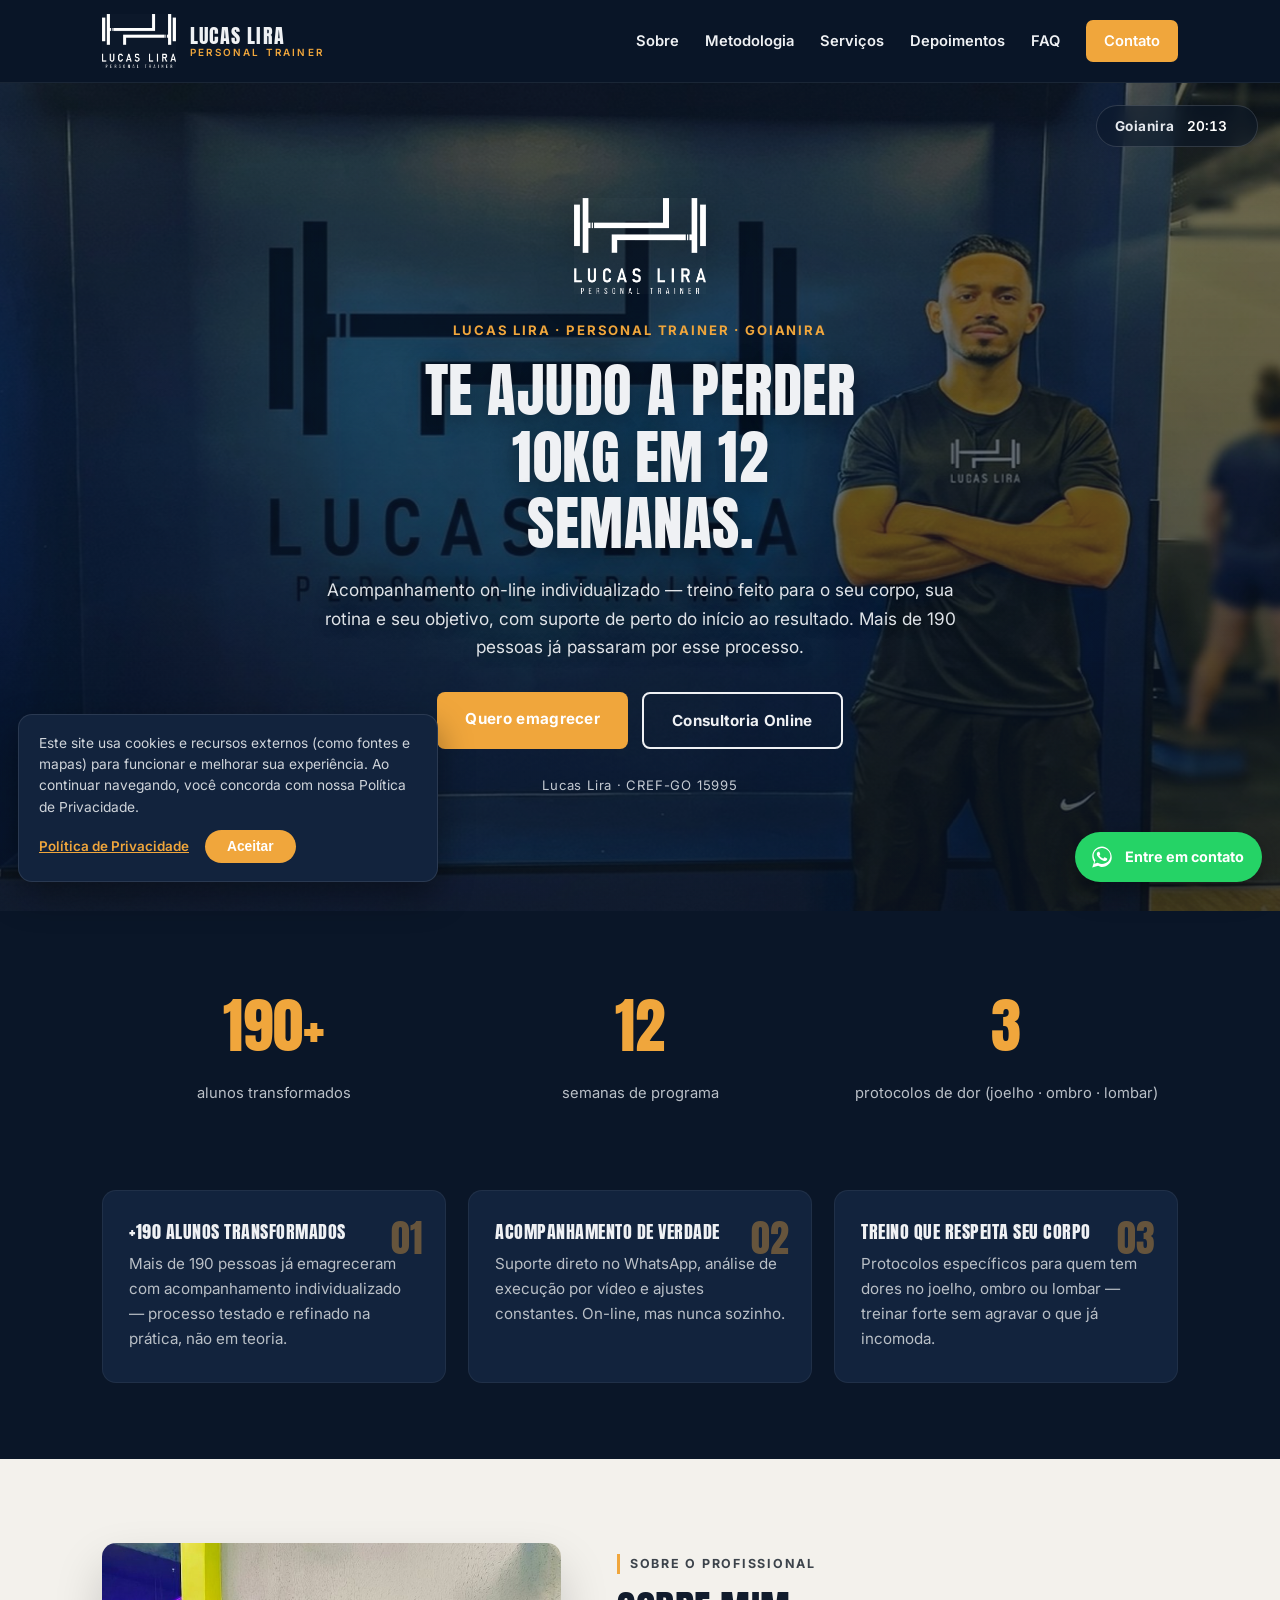
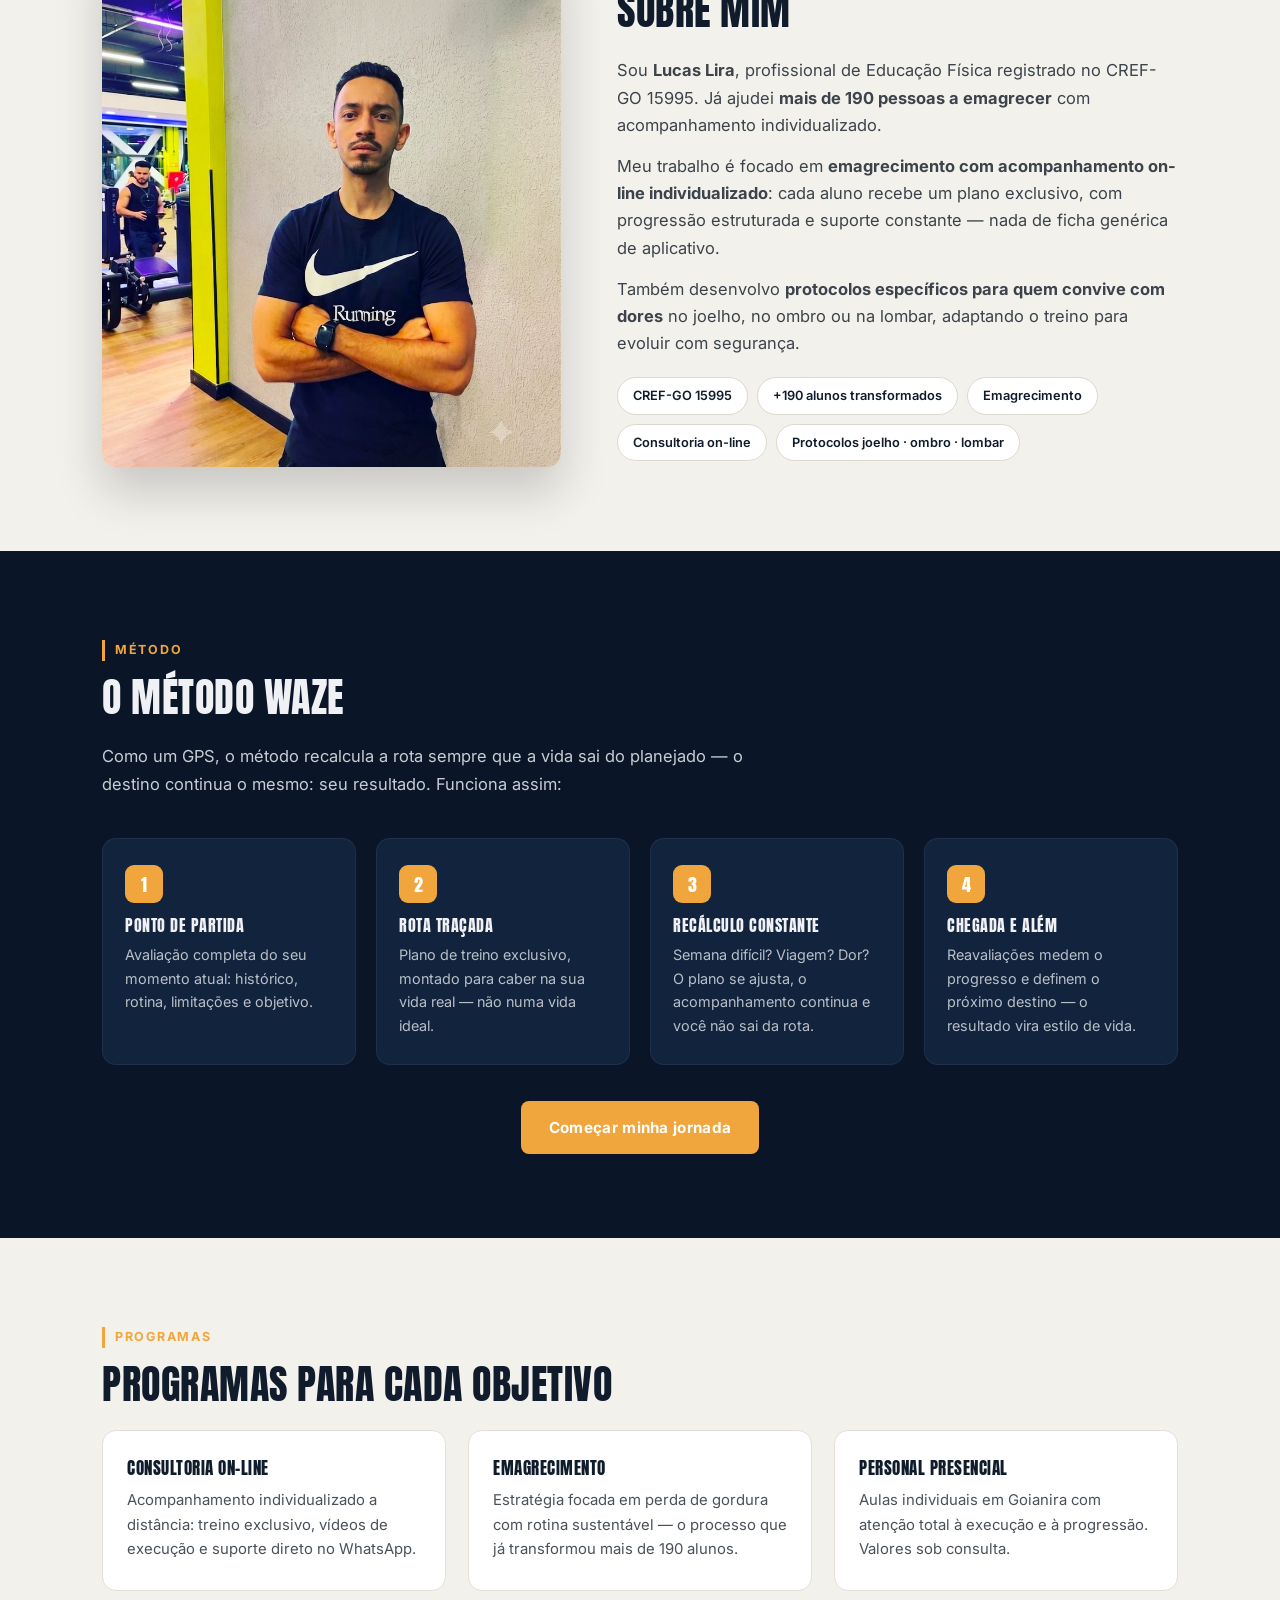
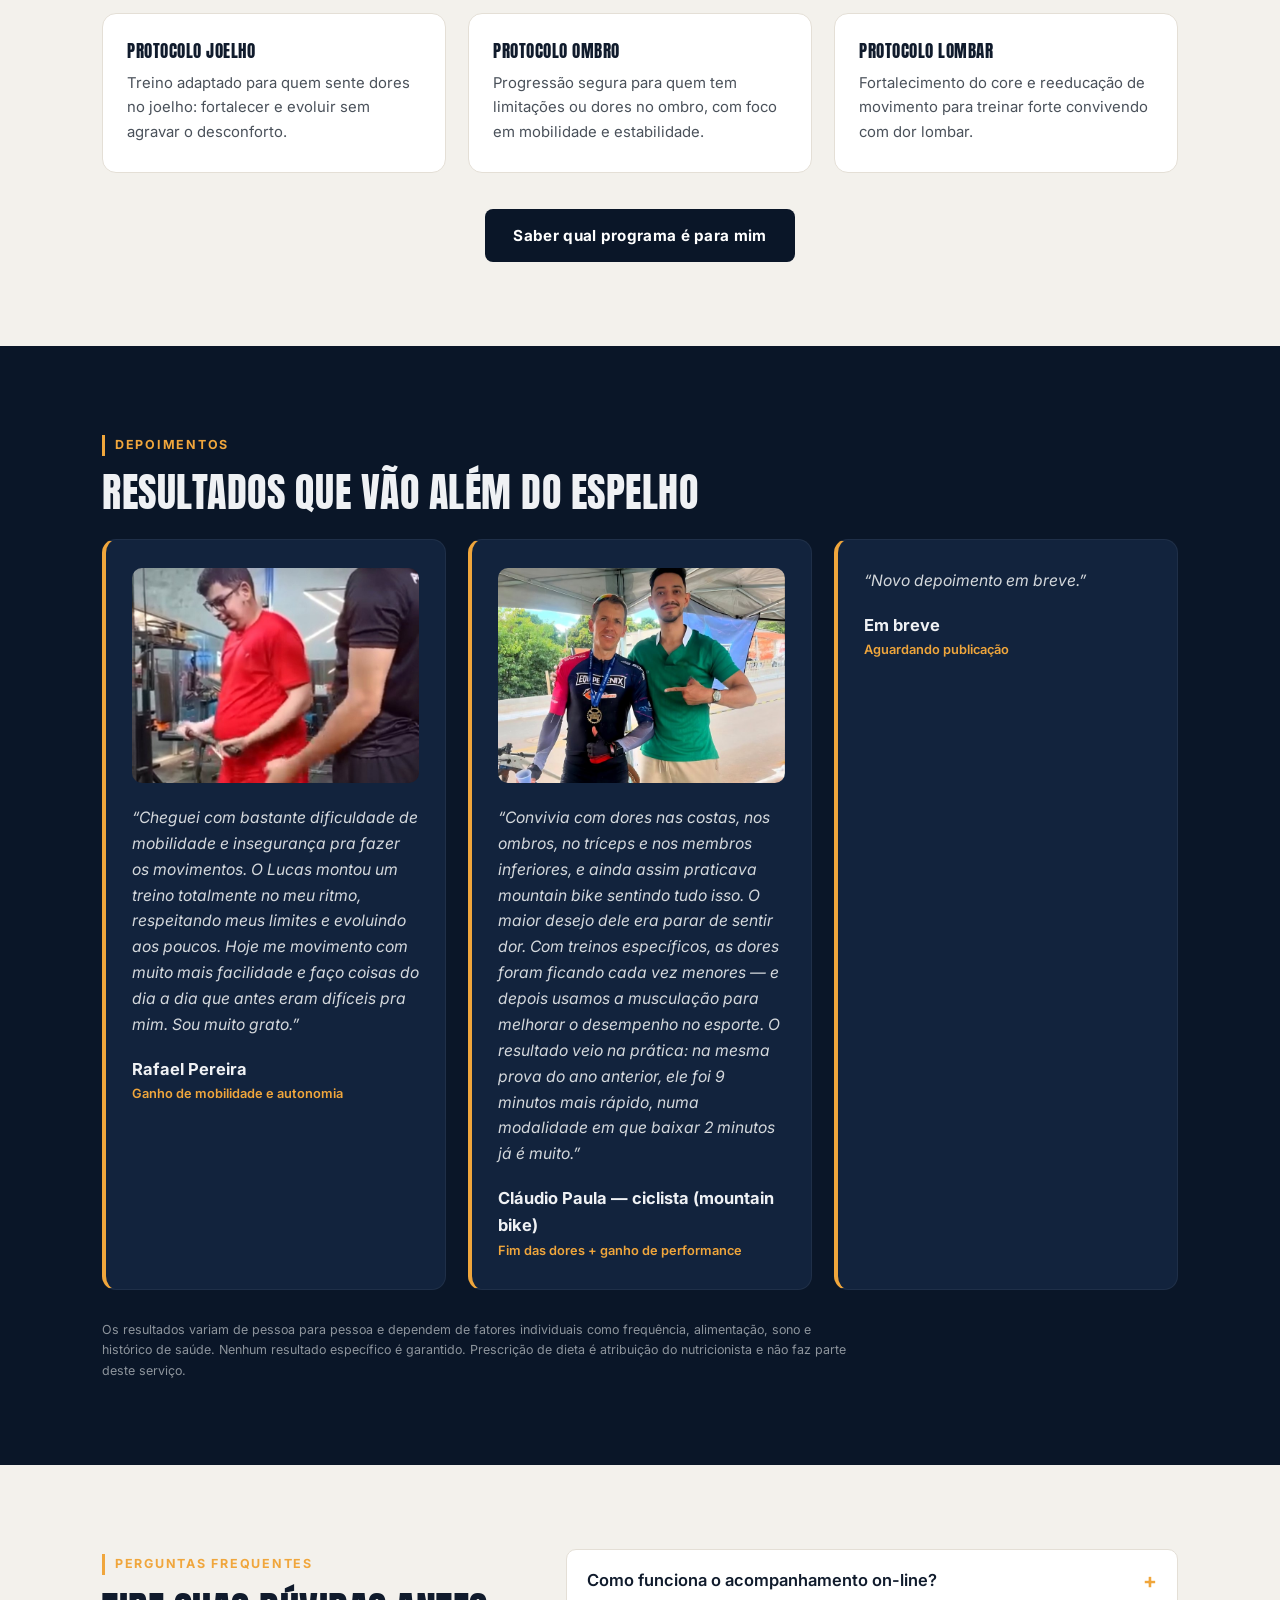
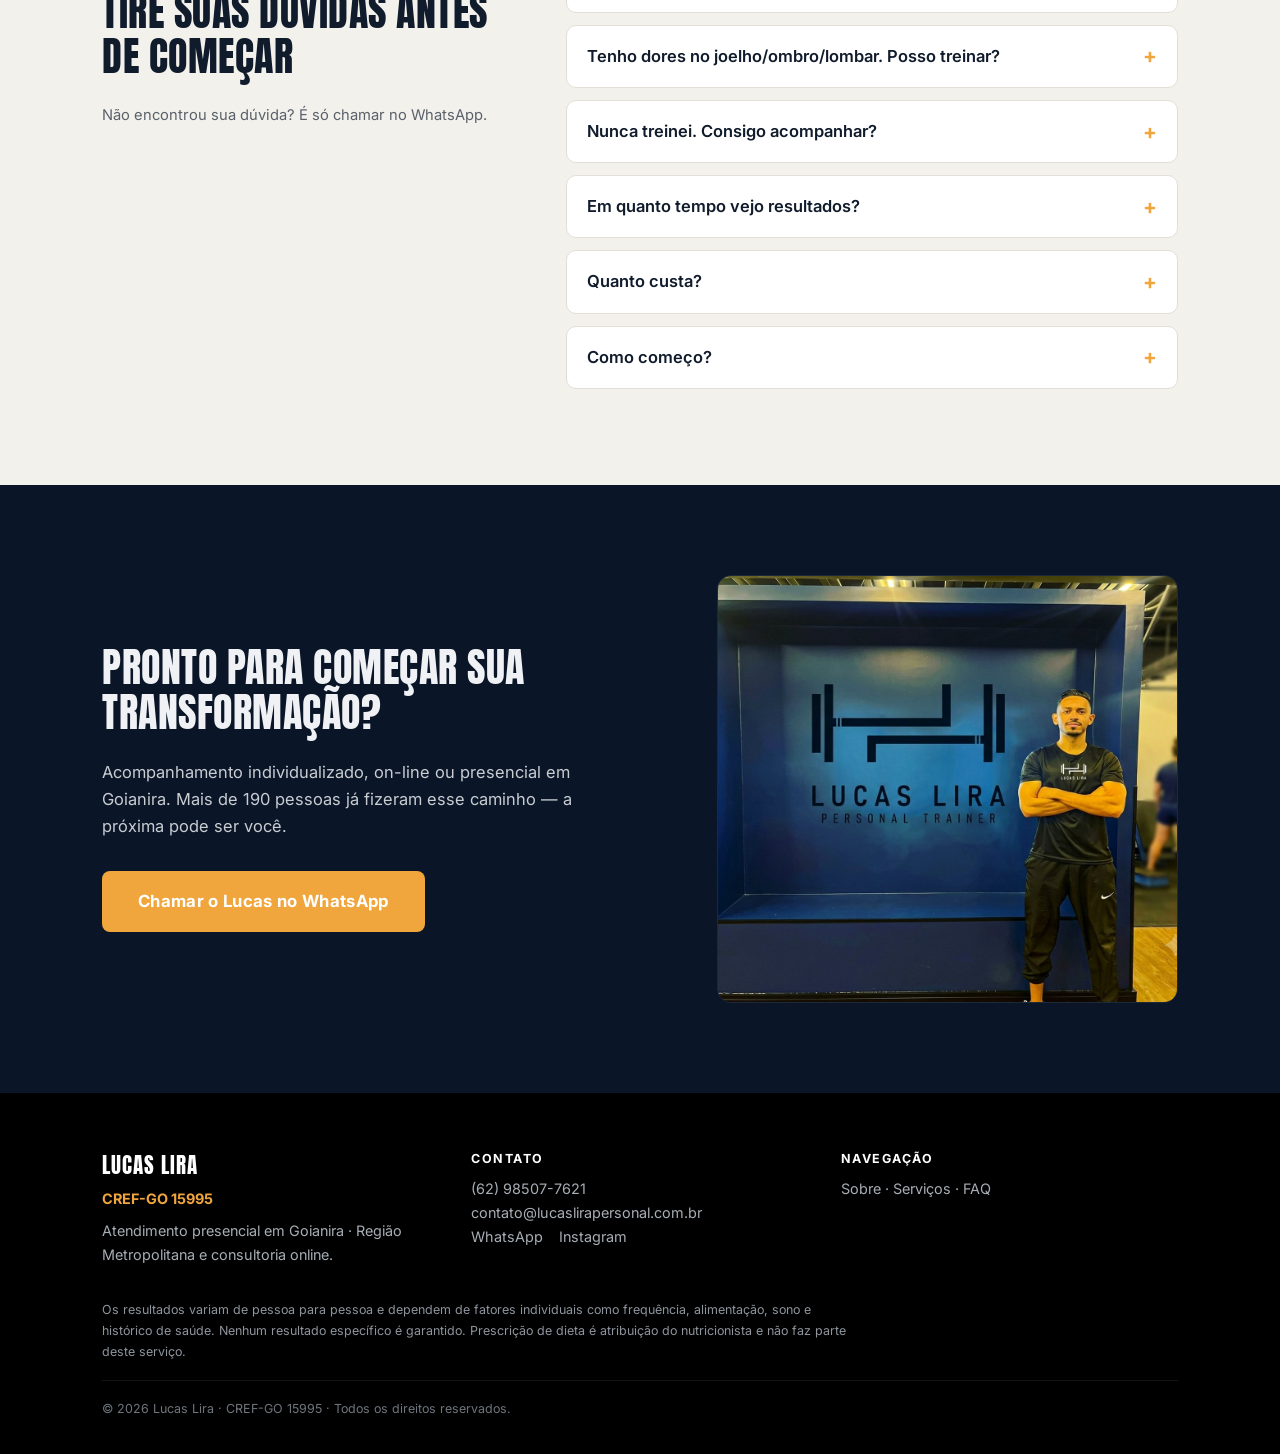
<file: index.html>
<!DOCTYPE html>
<html lang="pt-BR">
<head>
  <meta charset="UTF-8">
  <meta name="viewport" content="width=device-width, initial-scale=1.0">
  <title>Lucas Lira · Personal Trainer em Goianira</title>
  <meta name="description" content="Acompanhamento individualizado on-line e presencial em Goianira. +190 alunos transformados com o Método Waze. CREF-GO 15995.">
    <!-- ===== Compartilhamento social (WhatsApp, Facebook, etc.) ===== -->
  <meta property="og:type" content="website">
  <meta property="og:title" content="Lucas Lira · Personal Trainer em Goianira">
  <meta property="og:description" content="Acompanhamento individualizado on-line e presencial. +190 alunos já transformaram o corpo com o Método Waze. CREF-GO 15995.">
  <meta property="og:image" content="https://lucaslirapersonal.com.br/img/slide1.jpg">
  <meta property="og:image:width" content="1600">
  <meta property="og:image:height" content="900">
  <meta property="og:url" content="https://lucaslirapersonal.com.br/">
  <meta property="og:locale" content="pt_BR">
  <meta property="og:site_name" content="Lucas Lira Personal">
  <meta name="twitter:card" content="summary_large_image">
  <meta name="twitter:title" content="Lucas Lira · Personal Trainer em Goianira">
  <meta name="twitter:description" content="Acompanhamento individualizado on-line e presencial. +190 alunos já transformaram o corpo com o Método Waze.">
  <meta name="twitter:image" content="https://lucaslirapersonal.com.br/img/slide1.jpg">
  <meta name="theme-color" content="#0A1628">
  <link rel="preconnect" href="https://fonts.googleapis.com">
  <link rel="preconnect" href="https://fonts.gstatic.com" crossorigin>
  <link href="https://fonts.googleapis.com/css2?family=Anton&family=Inter:wght@400;500;600;700&display=swap" rel="stylesheet">
  <link rel="stylesheet" href="styles.css">
  <script src="config.js"></script>
</head>
<body>

  <!-- ===== NAVEGAÇÃO ===== -->
  <header class="nav" id="topo">
    <div class="wrap nav-in">
      <a class="brand" href="#topo">
        <img id="brand-logo" src="" alt="" class="brand-logo" hidden>
        <span class="brand-txt"><span id="brand-nome"></span><small id="brand-titulo"></small></span>
      </a>
      <nav class="menu" id="menu">
        <a href="#sobre">Sobre</a>
        <a href="#metodologia">Metodologia</a>
        <a href="#servicos">Serviços</a>
        <a href="#depoimentos">Depoimentos</a>
        <a href="#faq">FAQ</a>
        <a href="#contato" class="menu-cta">Contato</a>
      </nav>
      <button class="burger" id="burger" aria-label="Abrir menu">☰</button>
    </div>
  </header>

  <!-- ===== HERO (slideshow de fundo com zoom lento) ===== -->
  <section class="hero">
    <div class="hero-slides" id="hero-slides" aria-hidden="true"></div>
    <div class="hero-overlay" aria-hidden="true"></div>
    <div class="clima-card" id="clima-card" hidden>
      <span class="clima-cidade" id="clima-cidade"></span>
      <span class="clima-hora" id="clima-hora">--:--</span>
      <span class="clima-tempo" id="clima-tempo"></span>
    </div>
    <div class="wrap hero-in">
      <img id="hero-logo" class="hero-logo" src="" alt="" hidden>
      <p class="eyebrow" id="hero-eyebrow"></p>
      <h1 id="hero-headline"></h1>
      <p class="hero-sub" id="hero-sub"></p>
      <div class="hero-ctas">
        <a class="btn btn-solid" id="hero-cta1" href="#" target="_blank" rel="noopener"></a>
        <a class="btn btn-ghost" id="hero-cta2" href="#" target="_blank" rel="noopener"></a>
      </div>
      <p class="hero-cred" id="hero-cred"></p>
    </div>
  </section>

  <!-- ===== ESTATÍSTICAS ===== -->
  <section class="stats" id="stats-sec" hidden>
    <div class="wrap"><div class="stats-grid" id="stats-grid"></div></div>
  </section>

  <!-- ===== DIFERENCIAIS ===== -->
  <section class="difs">
    <div class="wrap">
      <div class="grid-3" id="difs-grid"></div>
    </div>
  </section>

  <!-- ===== SOBRE ===== -->
  <section class="sobre section-light" id="sobre">
    <div class="wrap sobre-in">
      <div class="sobre-img"><img id="img-sobre" src="" alt="Personal trainer em atendimento"></div>
      <div class="sobre-txt">
        <p class="tag">Sobre o profissional</p>
        <h2 id="sobre-titulo"></h2>
        <div id="sobre-paragrafos"></div>
        <div class="chips" id="sobre-chips"></div>
      </div>
    </div>
  </section>

  <!-- ===== METODOLOGIA ===== -->
  <section class="metodo" id="metodologia">
    <div class="wrap">
      <p class="tag tag-light">Método</p>
      <h2 id="metodo-titulo"></h2>
      <p class="metodo-intro" id="metodo-intro"></p>
      <div class="grid-4" id="metodo-grid"></div>
      <div class="center"><a class="btn btn-solid" id="metodo-cta" href="#" target="_blank" rel="noopener"></a></div>
    </div>
  </section>

  <!-- ===== SERVIÇOS ===== -->
  <section class="servicos section-light" id="servicos">
    <div class="wrap">
      <p class="tag">Programas</p>
      <h2>Programas para cada objetivo</h2>
      <div class="grid-3" id="serv-grid"></div>
      <div class="center"><a class="btn btn-dark" id="serv-cta" href="#" target="_blank" rel="noopener"></a></div>
    </div>
  </section>

  <!-- ===== RESULTADOS ANTES/DEPOIS ===== -->
  <section class="resultados" id="resultados-sec" hidden>
    <div class="wrap">
      <p class="tag tag-light">Resultados</p>
      <h2 id="res-titulo"></h2>
      <p class="res-intro" id="res-intro"></p>
      <div class="res-grid" id="res-grid"></div>
      <p class="disclaimer" id="res-disclaimer"></p>
    </div>
  </section>

  <!-- ===== DEPOIMENTOS ===== -->
  <section class="depo" id="depoimentos">
    <div class="wrap">
      <p class="tag tag-light">Depoimentos</p>
      <h2>Resultados que vão além do espelho</h2>
      <div class="grid-3" id="depo-grid"></div>
      <p class="disclaimer" id="depo-disclaimer"></p>
    </div>
  </section>

  <!-- ===== FAQ ===== -->
  <section class="faq section-light" id="faq">
    <div class="wrap faq-in">
      <div>
        <p class="tag">Perguntas frequentes</p>
        <h2>Tire suas dúvidas antes de começar</h2>
        <p class="faq-hint">Não encontrou sua dúvida? É só chamar no WhatsApp.</p>
      </div>
      <div id="faq-list"></div>
    </div>
  </section>

  <!-- ===== CAPTURA DE E-MAIL ===== -->
  <section class="captura" id="captura-sec">
    <div class="wrap captura-in">
      <div>
        <h2 id="cap-titulo"></h2>
        <p id="cap-texto"></p>
      </div>
      <form id="cap-form" method="POST">
        <input type="email" name="email" placeholder="Seu melhor e-mail" required>
        <button type="submit" class="btn btn-solid" id="cap-botao"></button>
      </form>
    </div>
  </section>

  <!-- ===== CTA FINAL ===== -->
  <section class="final" id="contato">
    <div class="wrap final-in">
      <div class="final-txt">
        <h2 id="final-titulo"></h2>
        <p id="final-texto"></p>
        <a class="btn btn-solid btn-lg" id="final-cta" href="#" target="_blank" rel="noopener"></a>
      </div>
      <div class="final-img"><img id="img-final" src="" alt="Treino em andamento"></div>
    </div>
  </section>

  <!-- ===== RODAPÉ ===== -->
  <footer class="footer">
    <div class="wrap">
      <div class="footer-grid">
        <div>
          <p class="footer-brand" id="ft-nome"></p>
          <p id="ft-cref" class="footer-cref"></p>
          <p id="ft-regiao"></p>
        </div>
        <div>
          <p class="footer-h">Contato</p>
          <p id="ft-tel"></p>
          <p id="ft-email"></p>
          <div class="topbar-links">
            <a id="ft-wa" href="#" target="_blank" rel="noopener">WhatsApp</a>
            <a id="ft-ig" href="#" target="_blank" rel="noopener">Instagram</a>
          </div>
        </div>
        <div>
          <p class="footer-h">Navegação</p>
          <p><a href="#sobre">Sobre</a> · <a href="#servicos">Serviços</a> · <a href="#faq">FAQ</a></p>
        </div>
      </div>
      <p class="disclaimer" id="ft-disclaimer"></p>
      <p class="footer-copy" id="ft-copy"></p>
    </div>
  </footer>

  <a id="wa-float" class="wa-float" href="#" target="_blank" rel="noopener" aria-label="Conversar no WhatsApp">
    <svg viewBox="0 0 32 32" width="26" height="26" fill="#fff" aria-hidden="true"><path d="M16 3C9.4 3 4 8.3 4 14.9c0 2.6.8 5 2.3 7L4 29l7.3-2.3c1.9 1 3.9 1.5 4.7 1.5 6.6 0 12-5.3 12-11.9S22.6 3 16 3zm0 21.7c-1.4 0-3.3-.5-4.7-1.4l-.5-.3-4.3 1.4 1.4-4.2-.3-.5c-1.2-1.7-1.9-3.7-1.9-5.8C5.7 9.5 10.3 5 16 5s10.3 4.5 10.3 9.9-4.6 9.8-10.3 9.8zm5.6-7.3c-.3-.2-1.8-.9-2.1-1s-.5-.2-.7.2-.8 1-1 1.2-.4.2-.7.1c-.3-.2-1.3-.5-2.5-1.5-.9-.8-1.5-1.8-1.7-2.1s0-.5.1-.6c.1-.1.3-.4.5-.5.2-.2.2-.3.3-.5s.1-.4 0-.5c-.1-.2-.7-1.7-1-2.3-.3-.6-.5-.5-.7-.5h-.6c-.2 0-.5.1-.8.4-.3.3-1.1 1-1.1 2.5s1.1 2.9 1.3 3.1c.2.2 2.2 3.4 5.4 4.7.8.3 1.4.5 1.8.7.8.2 1.5.2 2 .1.6-.1 1.8-.7 2.1-1.5.3-.7.3-1.3.2-1.5-.1-.1-.3-.2-.6-.4z"/></svg>
    <span>Entre em contato</span>
  </a>

  <!-- ===== BANNER DE COOKIES (LGPD) ===== -->
  <div id="cookie-banner" class="cookie-banner" hidden>
    <p id="cookie-text"></p>
    <div class="cookie-actions">
      <a id="cookie-link" href="privacidade.html" target="_blank" rel="noopener"></a>
      <button id="cookie-accept" type="button"></button>
    </div>
  </div>

  <script src="render.js"></script>
</body>
</html>
</file>
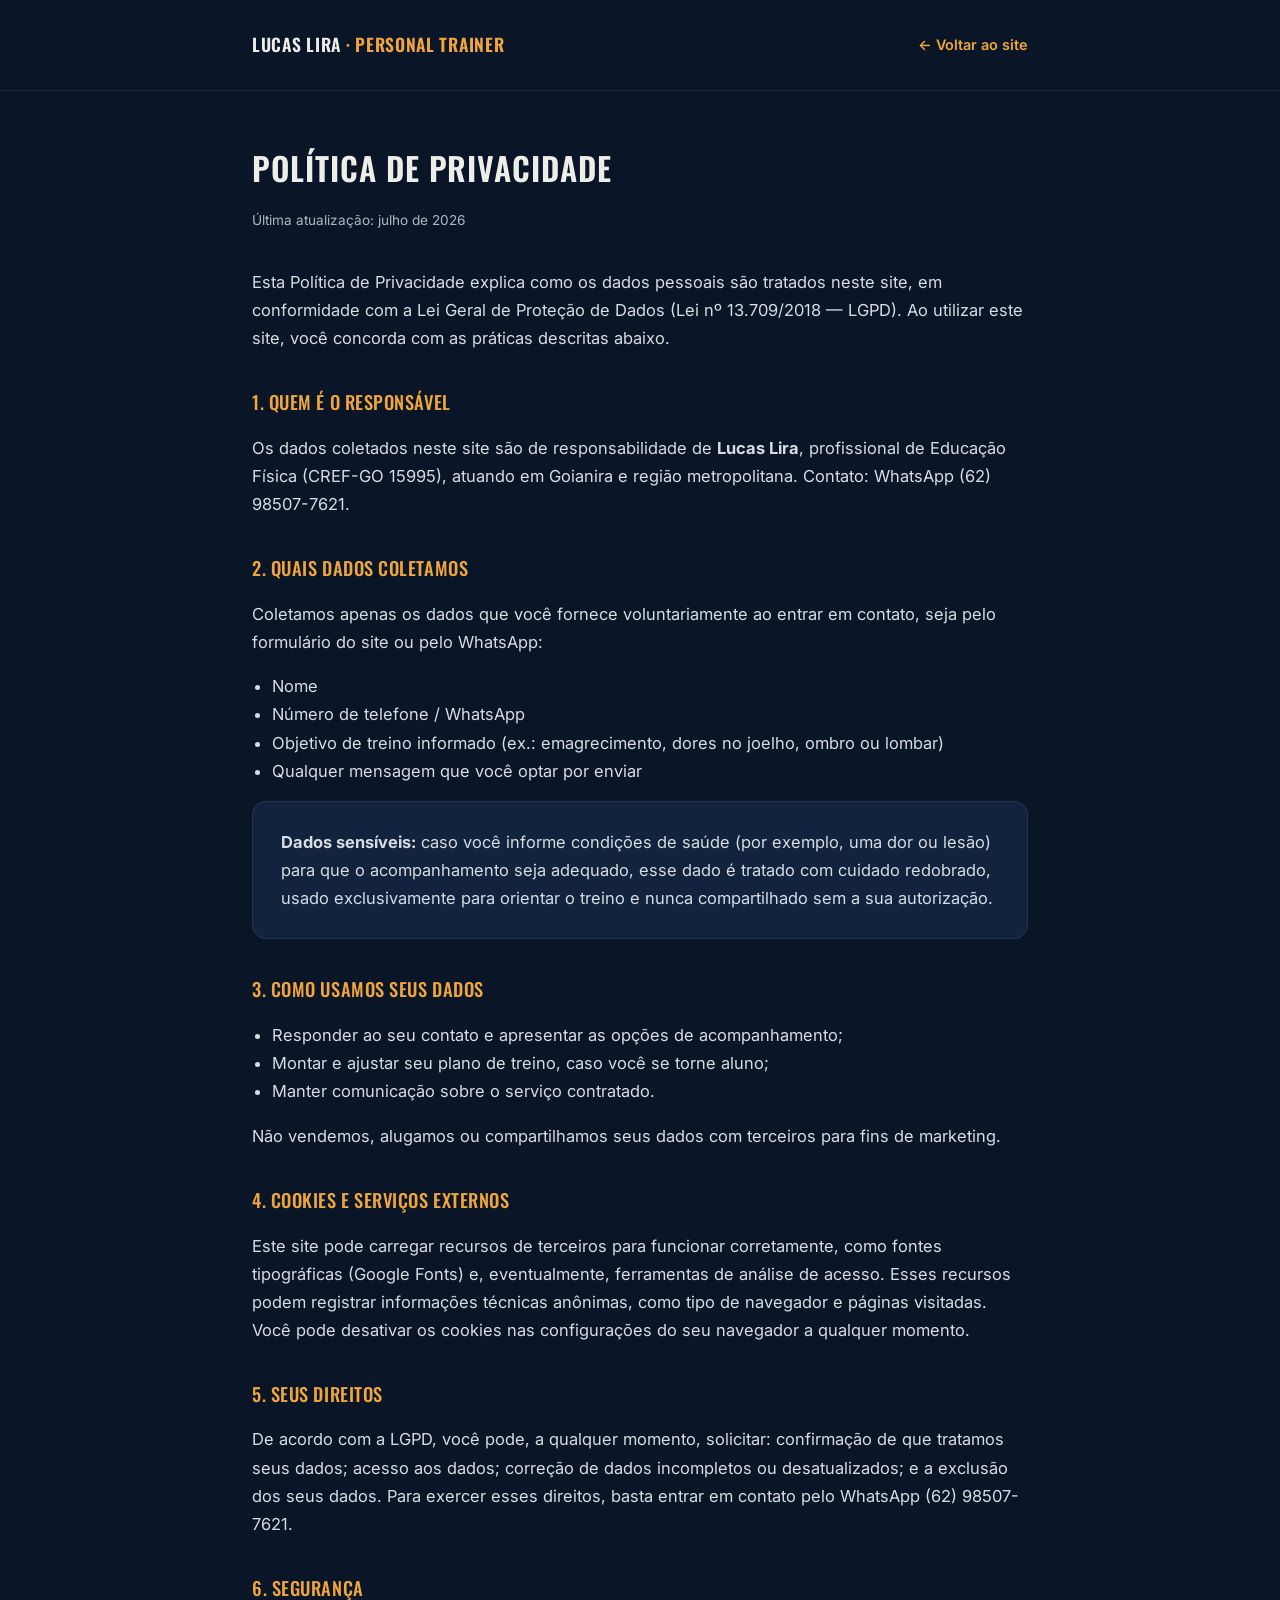
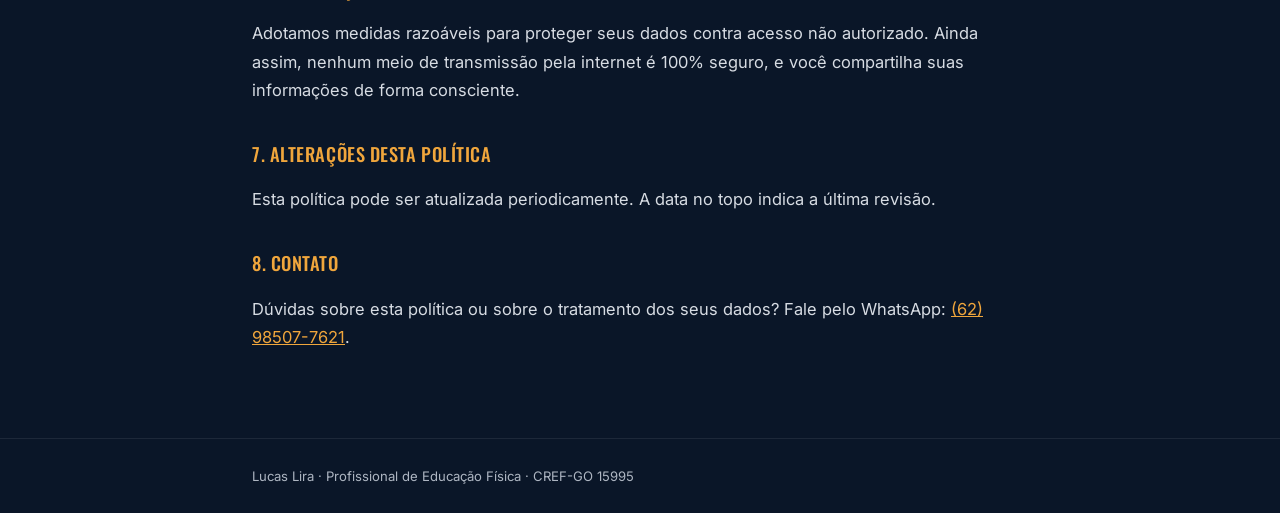
<file: privacidade.html>
<!DOCTYPE html>
<html lang="pt-BR">
<head>
<meta charset="UTF-8">
<meta name="viewport" content="width=device-width, initial-scale=1.0">
<meta name="robots" content="noindex">
<title>Política de Privacidade — Lucas Lira Personal Trainer</title>
<link rel="preconnect" href="https://fonts.googleapis.com">
<link rel="preconnect" href="https://fonts.gstatic.com" crossorigin>
<link href="https://fonts.googleapis.com/css2?family=Inter:wght@400;600;700&family=Oswald:wght@500;600&display=swap" rel="stylesheet">
<style>
  :root{--ink:#0A1628;--card:#12233D;--accent:#F0A63C;--txt:#EDEDEA;--muted:#aeb6c2;--radius:14px}
  *{box-sizing:border-box}
  body{margin:0;font-family:'Inter',sans-serif;background:var(--ink);color:var(--txt);line-height:1.7;font-size:16.5px}
  .wrap{max-width:820px;margin:0 auto;padding:0 22px}
  header{padding:30px 0;border-bottom:1px solid rgba(255,255,255,.08)}
  header .wrap{display:flex;align-items:center;justify-content:space-between;gap:16px;flex-wrap:wrap}
  .brand{font-family:'Oswald',sans-serif;font-weight:600;letter-spacing:.04em;text-transform:uppercase;font-size:1.1rem}
  .brand span{color:var(--accent)}
  .back{color:var(--accent);font-weight:600;font-size:.9rem;text-decoration:none}
  .back:hover{text-decoration:underline}
  main{padding:50px 0 70px}
  h1{font-family:'Oswald',sans-serif;font-weight:600;text-transform:uppercase;letter-spacing:.03em;font-size:2rem;margin:0 0 8px}
  .updated{color:var(--muted);font-size:.85rem;margin-bottom:36px}
  h2{font-family:'Oswald',sans-serif;font-weight:500;text-transform:uppercase;letter-spacing:.03em;font-size:1.15rem;color:var(--accent);margin:34px 0 10px}
  p,li{color:#d7dce3}
  a{color:var(--accent)}
  ul{padding-left:20px}
  .card{background:var(--card);border:1px solid rgba(255,255,255,.08);border-radius:var(--radius);padding:26px 28px;margin-top:16px}
  footer{border-top:1px solid rgba(255,255,255,.08);padding:26px 0;color:var(--muted);font-size:.82rem}
</style>
</head>
<body>
  <header>
    <div class="wrap">
      <div class="brand">Lucas Lira <span>· Personal Trainer</span></div>
      <a class="back" href="index.html">← Voltar ao site</a>
    </div>
  </header>

  <main>
    <div class="wrap">
      <h1>Política de Privacidade</h1>
      <p class="updated">Última atualização: julho de 2026</p>

      <p>Esta Política de Privacidade explica como os dados pessoais são tratados neste site, em conformidade com a Lei Geral de Proteção de Dados (Lei nº 13.709/2018 — LGPD). Ao utilizar este site, você concorda com as práticas descritas abaixo.</p>

      <h2>1. Quem é o responsável</h2>
      <p>Os dados coletados neste site são de responsabilidade de <strong>Lucas Lira</strong>, profissional de Educação Física (CREF-GO 15995), atuando em Goianira e região metropolitana. Contato: WhatsApp (62) 98507-7621.</p>

      <h2>2. Quais dados coletamos</h2>
      <p>Coletamos apenas os dados que você fornece voluntariamente ao entrar em contato, seja pelo formulário do site ou pelo WhatsApp:</p>
      <ul>
        <li>Nome</li>
        <li>Número de telefone / WhatsApp</li>
        <li>Objetivo de treino informado (ex.: emagrecimento, dores no joelho, ombro ou lombar)</li>
        <li>Qualquer mensagem que você optar por enviar</li>
      </ul>
      <div class="card">
        <p style="margin:0"><strong>Dados sensíveis:</strong> caso você informe condições de saúde (por exemplo, uma dor ou lesão) para que o acompanhamento seja adequado, esse dado é tratado com cuidado redobrado, usado exclusivamente para orientar o treino e nunca compartilhado sem a sua autorização.</p>
      </div>

      <h2>3. Como usamos seus dados</h2>
      <ul>
        <li>Responder ao seu contato e apresentar as opções de acompanhamento;</li>
        <li>Montar e ajustar seu plano de treino, caso você se torne aluno;</li>
        <li>Manter comunicação sobre o serviço contratado.</li>
      </ul>
      <p>Não vendemos, alugamos ou compartilhamos seus dados com terceiros para fins de marketing.</p>

      <h2>4. Cookies e serviços externos</h2>
      <p>Este site pode carregar recursos de terceiros para funcionar corretamente, como fontes tipográficas (Google Fonts) e, eventualmente, ferramentas de análise de acesso. Esses recursos podem registrar informações técnicas anônimas, como tipo de navegador e páginas visitadas. Você pode desativar os cookies nas configurações do seu navegador a qualquer momento.</p>

      <h2>5. Seus direitos</h2>
      <p>De acordo com a LGPD, você pode, a qualquer momento, solicitar: confirmação de que tratamos seus dados; acesso aos dados; correção de dados incompletos ou desatualizados; e a exclusão dos seus dados. Para exercer esses direitos, basta entrar em contato pelo WhatsApp (62) 98507-7621.</p>

      <h2>6. Segurança</h2>
      <p>Adotamos medidas razoáveis para proteger seus dados contra acesso não autorizado. Ainda assim, nenhum meio de transmissão pela internet é 100% seguro, e você compartilha suas informações de forma consciente.</p>

      <h2>7. Alterações desta política</h2>
      <p>Esta política pode ser atualizada periodicamente. A data no topo indica a última revisão.</p>

      <h2>8. Contato</h2>
      <p>Dúvidas sobre esta política ou sobre o tratamento dos seus dados? Fale pelo WhatsApp: <a href="https://wa.me/5562985077621" target="_blank" rel="noopener">(62) 98507-7621</a>.</p>
    </div>
  </main>

  <footer>
    <div class="wrap">
      Lucas Lira · Profissional de Educação Física · CREF-GO 15995
    </div>
  </footer>
</body>
</html>
</file>
<file: styles.css>
/* ============================================================
   MATRIZ PERSONAL — ESTILOS
   As cores vêm do config.js (variáveis CSS). Não edite cores aqui.
   ============================================================ */
:root{
  --ink:#0E1216; --card:#18212B; --paper:#F4F2ED;
  --accent:#FF6B2C; --accent-h:#E5561B;
  --txt-light:#EDEDEA; --txt-dark:#171C21;
  --radius:14px;
}
*{margin:0;padding:0;box-sizing:border-box}
html{scroll-behavior:smooth}
body{font-family:'Inter',sans-serif;background:var(--ink);color:var(--txt-light);line-height:1.65;font-size:16.5px}
img{display:block;max-width:100%}
a{color:inherit;text-decoration:none}
h1,h2,h3{font-family:'Anton',sans-serif;font-weight:400;letter-spacing:.5px;text-transform:uppercase;line-height:1.12}
h2{font-size:clamp(1.7rem,3.4vw,2.5rem);margin-bottom:.6em}
.wrap{max-width:1120px;margin:0 auto;padding:0 22px}
.center{text-align:center;margin-top:36px}

/* ---- Botões ---- */
.btn{display:inline-block;padding:14px 28px;border-radius:8px;font-weight:700;font-size:.95rem;transition:.2s;letter-spacing:.02em}
.btn-solid{background:var(--accent);color:#fff}
.btn-solid:hover{background:var(--accent-h);transform:translateY(-2px)}
.btn-ghost{border:2px solid var(--txt-light);color:var(--txt-light)}
.btn-ghost:hover{border-color:var(--accent);color:var(--accent)}
.btn-dark{background:var(--ink);color:#fff}
.btn-dark:hover{background:var(--accent)}
.btn-lg{padding:17px 36px;font-size:1.05rem}

/* ---- Tags de seção (assinatura visual: blocos de treino) ---- */
.tag{display:inline-block;font-size:.78rem;font-weight:700;letter-spacing:.14em;text-transform:uppercase;color:var(--accent);border-left:3px solid var(--accent);padding-left:10px;margin-bottom:14px}
.tag-light{color:var(--accent)}
.eyebrow{font-size:.82rem;font-weight:700;letter-spacing:.14em;text-transform:uppercase;color:var(--accent);margin-bottom:16px}

/* ---- Topbar ---- */
.topbar{background:#000;font-size:.8rem;padding:7px 0;color:#cfcfcf}
.topbar-in{display:flex;justify-content:space-between;align-items:center;gap:12px;flex-wrap:wrap}
.topbar-links{display:flex;gap:16px}
.topbar-links a:hover{color:var(--accent)}

/* ---- Nav ---- */
.nav{position:sticky;top:0;z-index:50;background:color-mix(in srgb,var(--ink) 92%,transparent);backdrop-filter:blur(8px);border-bottom:1px solid rgba(255,255,255,.07)}
.nav-in{display:flex;justify-content:space-between;align-items:center;padding:14px 22px}
.brand{font-family:'Anton',sans-serif;font-size:1.25rem;text-transform:uppercase;letter-spacing:.06em;display:flex;align-items:center;line-height:1.1}
.brand-txt{display:flex;flex-direction:column}
.brand-logo{height:54px;width:auto;display:block;margin-right:14px}
.brand small{font-family:'Inter',sans-serif;font-size:.62rem;font-weight:600;letter-spacing:.22em;color:var(--accent);text-transform:uppercase}
.menu{display:flex;gap:26px;align-items:center;font-weight:600;font-size:.92rem}
.menu a:hover{color:var(--accent)}
.menu-cta{background:var(--accent);padding:9px 18px;border-radius:7px;color:#fff}
.menu-cta:hover{background:var(--accent-h);color:#fff!important}
.burger{display:none;background:none;border:none;color:var(--txt-light);font-size:1.5rem;cursor:pointer}

/* ---- Hero: slideshow de fundo com zoom lento (Ken Burns) ---- */
.hero{position:relative;min-height:92vh;display:flex;align-items:center;justify-content:center;text-align:center;overflow:hidden;background:var(--ink) center/cover}
.hero-slides,.hero-slide,.hero-overlay{position:absolute;inset:0}
.hero-slide{background-size:cover;background-position:center 22%;opacity:0;transition:opacity 1.6s ease;transform-origin:center 28%}
.hero-slide.active{opacity:1;animation:kenburns 8s ease-out forwards}
@keyframes kenburns{from{transform:scale(1)}to{transform:scale(1.06)}}
.hero-overlay{background:linear-gradient(180deg,rgba(10,22,40,.55) 0%,rgba(10,22,40,.72) 100%)}
.hero-in{position:relative;z-index:2;display:flex;flex-direction:column;align-items:center;padding-top:80px;padding-bottom:80px}
.hero-logo{height:96px;width:auto;margin-bottom:26px;filter:drop-shadow(0 6px 18px rgba(0,0,0,.5))}
.hero h1{font-size:clamp(2.2rem,5vw,3.7rem);max-width:17ch;text-shadow:0 4px 24px rgba(0,0,0,.45)}
.hero-sub{margin:20px auto 30px;color:#dfe3e8;font-size:1.08rem;max-width:38em;text-shadow:0 2px 12px rgba(0,0,0,.5)}
.hero-ctas{display:flex;gap:14px;flex-wrap:wrap;justify-content:center}
.hero-cred{margin-top:26px;font-size:.82rem;color:#c4cad2;letter-spacing:.06em}

/* ---- Card cidade/hora/tempo ---- */
.clima-card{position:absolute;top:22px;right:22px;z-index:3;display:flex;align-items:center;gap:12px;
  background:rgba(10,22,40,.55);backdrop-filter:blur(8px);border:1px solid rgba(255,255,255,.14);
  border-radius:99px;padding:9px 18px;font-size:.85rem;color:#e6e9ee}
.clima-cidade{font-weight:700;letter-spacing:.04em}
.clima-hora{font-variant-numeric:tabular-nums;color:#fff;font-weight:600}
.clima-tempo{color:var(--accent);font-weight:700}

/* ---- Botão flutuante WhatsApp ---- */
.wa-float{position:fixed;right:18px;bottom:18px;z-index:90;display:flex;align-items:center;gap:10px;background:#25D366;color:#fff;font-weight:700;font-size:.9rem;padding:12px 18px 12px 14px;border-radius:99px;box-shadow:0 10px 28px rgba(0,0,0,.35);transition:.2s}
/* ---- Banner de cookies (LGPD) ---- */
.cookie-banner{position:fixed;left:18px;bottom:18px;z-index:95;max-width:420px;background:var(--card);color:var(--txt-light);border:1px solid rgba(255,255,255,.1);border-radius:var(--radius);padding:18px 20px;box-shadow:0 14px 34px rgba(0,0,0,.4)}
.cookie-banner p{margin:0 0 12px;font-size:.86rem;line-height:1.55;color:#cfd4da}
.cookie-actions{display:flex;align-items:center;gap:16px;flex-wrap:wrap}
.cookie-actions a{color:var(--accent);font-size:.84rem;font-weight:600;text-decoration:underline}
.cookie-actions button{background:var(--accent);color:#fff;border:none;font-weight:700;font-size:.86rem;padding:9px 22px;border-radius:99px;cursor:pointer;transition:.2s}
.cookie-actions button:hover{background:var(--accent-h)}
@media(max-width:520px){.cookie-banner{left:12px;right:12px;bottom:12px;max-width:none}}
.wa-float:hover{transform:translateY(-3px);box-shadow:0 14px 32px rgba(0,0,0,.4)}
.wa-float svg{flex-shrink:0}

/* ---- Estatísticas animadas ---- */
.stats{background:var(--ink);padding:64px 0 8px}
.stats-grid{display:grid;grid-template-columns:repeat(3,1fr);gap:22px;text-align:center}
.stat{display:flex;flex-direction:column;gap:6px}
.stat-n{font-family:'Anton',sans-serif;font-size:clamp(2.6rem,5vw,3.8rem);color:var(--accent);font-variant-numeric:tabular-nums}
.stat-l{color:#b9bfc6;font-size:.92rem;max-width:22em;margin:0 auto}

/* ---- Diferenciais ---- *//* ---- Estatísticas animadas ---- */
.stats{background:var(--ink);padding:64px 0 8px}
.stats-grid{display:grid;grid-template-columns:repeat(3,1fr);gap:22px;text-align:center}
.stat{display:flex;flex-direction:column;gap:6px}
.stat-n{font-family:'Anton',sans-serif;font-size:clamp(2.6rem,5vw,3.8rem);color:var(--accent);font-variant-numeric:tabular-nums}
.stat-l{color:#b9bfc6;font-size:.92rem;max-width:22em;margin:0 auto}

/* ---- Diferenciais ---- */
.difs{padding:76px 0;background:var(--ink)}
.grid-3{display:grid;grid-template-columns:repeat(3,1fr);gap:22px}
.dif-card{background:var(--card);border:1px solid rgba(255,255,255,.06);border-radius:var(--radius);padding:30px 26px;position:relative}
.dif-n{font-family:'Anton',sans-serif;font-size:2.4rem;color:color-mix(in srgb,var(--accent) 38%,transparent);position:absolute;top:16px;right:22px}
.dif-card h3{font-size:1.15rem;margin-bottom:10px;max-width:80%}
.dif-card p{color:#b9bfc6;font-size:.95rem}

/* ---- Seções claras ---- */
.section-light{background:var(--paper);color:var(--txt-dark)}
.section-light h2{color:var(--txt-dark)}

/* ---- Sobre ---- */
.sobre{padding:84px 0}
.sobre-in{display:grid;grid-template-columns:.9fr 1.1fr;gap:56px;align-items:center}
.sobre-img img{border-radius:var(--radius);box-shadow:0 24px 48px rgba(0,0,0,.18)}
.sobre-txt p{margin-bottom:14px;color:#3c434b}
.chips{display:flex;flex-wrap:wrap;gap:9px;margin-top:20px}
.chip{background:#fff;border:1px solid #ddd8cf;border-radius:99px;padding:7px 15px;font-size:.8rem;font-weight:600;color:var(--txt-dark)}

/* ---- Metodologia ---- */
.metodo{padding:84px 0;background:var(--ink)}
.metodo-intro{color:#c9cdd2;max-width:40em;margin-bottom:40px}
.grid-4{display:grid;grid-template-columns:repeat(4,1fr);gap:20px}
.passo{background:var(--card);border:1px solid rgba(255,255,255,.06);border-radius:var(--radius);padding:26px 22px}
.passo-n{display:inline-flex;width:38px;height:38px;align-items:center;justify-content:center;background:var(--accent);color:#fff;border-radius:9px;font-family:'Anton',sans-serif;font-size:1.15rem;margin-bottom:14px}
.passo h3{font-size:1rem;margin-bottom:8px}
.passo p{color:#b9bfc6;font-size:.9rem}

/* ---- Serviços ---- */
.servicos{padding:84px 0}
.serv-card{background:#fff;border:1px solid #e4dfd6;border-radius:var(--radius);padding:28px 24px;transition:.2s}
.serv-card:hover{transform:translateY(-4px);box-shadow:0 16px 34px rgba(0,0,0,.1);border-color:var(--accent)}
.serv-card h3{font-size:1.05rem;margin-bottom:10px;color:var(--txt-dark)}
.serv-card p{color:#4a515a;font-size:.93rem}

/* ---- Resultados antes/depois ---- */
.resultados{padding:84px 0;background:var(--ink)}
.res-intro{color:#c9cdd2;max-width:40em;margin-bottom:36px}
.res-grid{display:grid;grid-template-columns:repeat(2,1fr);gap:26px}
.ba-wrap figcaption{margin-top:12px;font-size:.85rem;color:#8d949c}
.ba{position:relative;border-radius:var(--radius);overflow:hidden;aspect-ratio:600/750;user-select:none;border:1px solid rgba(255,255,255,.08)}
.ba-img{position:absolute;inset:0;width:100%;height:100%;object-fit:cover}
.ba-depois{position:absolute;inset:0}
.ba-linha{position:absolute;top:0;bottom:0;width:3px;background:var(--accent);transform:translateX(-50%);pointer-events:none}
.ba-alca{position:absolute;top:50%;left:50%;transform:translate(-50%,-50%);background:var(--accent);color:#fff;border-radius:99px;padding:8px 12px;font-size:.8rem;font-weight:700;white-space:nowrap;box-shadow:0 6px 16px rgba(0,0,0,.4)}
.ba-tag{position:absolute;top:14px;background:rgba(10,22,40,.72);color:#fff;font-size:.72rem;font-weight:700;letter-spacing:.1em;text-transform:uppercase;padding:5px 12px;border-radius:99px;pointer-events:none}
.ba-esq{left:14px}.ba-dir{right:14px}
.ba-range{position:absolute;inset:0;width:100%;height:100%;opacity:0;cursor:ew-resize;margin:0;-webkit-appearance:none;appearance:none;touch-action:pan-y}

/* ---- Depoimentos ---- */
.depo{padding:84px 0;background:var(--ink)}
.depo-card{background:var(--card);border:1px solid rgba(255,255,255,.06);border-left:4px solid var(--accent);border-radius:var(--radius);padding:28px 26px;display:flex;flex-direction:column;gap:18px}
.depo-foto{width:100%;border-radius:10px;margin-bottom:4px}
.depo-card blockquote{font-size:.98rem;color:#d4d8dc;font-style:italic}
.depo-card figcaption{display:flex;flex-direction:column}
.depo-card figcaption span{font-size:.8rem;color:var(--accent);font-weight:600}
.disclaimer{margin-top:30px;font-size:.78rem;color:#8d949c;max-width:60em}

/* ---- FAQ ---- */
.faq{padding:84px 0}
.faq-in{display:grid;grid-template-columns:.8fr 1.2fr;gap:56px;align-items:start}
.faq-hint{color:#5a616a;font-size:.92rem}
.faq-item{background:#fff;border:1px solid #e4dfd6;border-radius:10px;margin-bottom:12px;overflow:hidden}
.faq-item summary{cursor:pointer;padding:17px 20px;font-weight:600;color:var(--txt-dark);list-style:none;position:relative;padding-right:44px}
.faq-item summary::after{content:"+";position:absolute;right:20px;top:50%;transform:translateY(-50%);color:var(--accent);font-size:1.3rem;font-weight:700}
.faq-item[open] summary::after{content:"–"}
.faq-item p{padding:0 20px 18px;color:#4a515a;font-size:.94rem}

/* ---- Captura ---- */
.captura{padding:64px 0;background:linear-gradient(120deg,var(--accent),var(--accent-h));color:#fff}
.captura-in{display:grid;grid-template-columns:1.1fr .9fr;gap:40px;align-items:center}
.captura h2{color:#fff;font-size:clamp(1.4rem,2.6vw,1.9rem)}
.captura p{opacity:.92;font-size:.98rem}
#cap-form{display:flex;gap:10px;flex-wrap:wrap}
#cap-form input{flex:1;min-width:220px;padding:14px 16px;border-radius:8px;border:none;font-size:.95rem;font-family:'Inter',sans-serif}
#cap-form .btn{background:var(--ink);color:#fff}
#cap-form .btn:hover{background:#000}

/* ---- CTA final ---- */
.final{padding:90px 0;background:var(--ink)}
@media(max-width:720px){.final-in{gap:24px}.final-img img{max-width:100%}}
.final-in{display:grid;grid-template-columns:1.1fr .9fr;gap:52px;align-items:center}
.final-txt p{color:#c9cdd2;margin:16px 0 30px;max-width:32em}
.final-img img{border-radius:var(--radius);border:1px solid rgba(255,255,255,.08)}

/* ---- Rodapé ---- */
.footer{background:#000;padding:56px 0 34px;font-size:.9rem;color:#a7adb4}
.footer-grid{display:grid;grid-template-columns:repeat(3,1fr);gap:32px;margin-bottom:34px}
.footer .footer-grid > div{min-width:0}
.footer-brand{font-family:'Anton',sans-serif;font-size:1.3rem;color:#fff;text-transform:uppercase;letter-spacing:.05em}
.footer-cref{color:var(--accent);font-weight:700;margin:4px 0 8px}
.footer-h{font-weight:700;color:#fff;margin-bottom:8px;text-transform:uppercase;font-size:.78rem;letter-spacing:.12em}
.footer a:hover{color:var(--accent)}
.footer-copy{margin-top:18px;font-size:.78rem;color:#6f757c;border-top:1px solid rgba(255,255,255,.08);padding-top:18px}

/* ---- Responsivo ---- */
@media(max-width:920px){
  .grid-4{grid-template-columns:repeat(2,1fr)}
  .res-grid{grid-template-columns:1fr;max-width:480px;margin:0 auto}
  .sobre-in,.faq-in,.captura-in,.final-in{grid-template-columns:1fr}
  .sobre-img{max-width:420px}
}
@media(max-width:720px){
  .brand-logo{height:44px}
  .hero{min-height:auto;padding:60px 0}
  .hero-logo{height:72px}
  .wa-float span{display:none}
  .wa-float{padding:14px}
  .stats-grid{grid-template-columns:1fr;gap:30px}
  .footer-grid{grid-template-columns:1fr;gap:26px;text-align:left}
  .clima-card{top:12px;right:12px;padding:7px 14px;font-size:.78rem;gap:9px}
  .grid-3{grid-template-columns:1fr}
  .menu{display:none;position:absolute;top:100%;left:0;right:0;background:var(--ink);flex-direction:column;padding:18px 22px;gap:16px;border-bottom:1px solid rgba(255,255,255,.08)}
  .menu.open{display:flex}
  .burger{display:block}
}
/* ---- Scroll reveal ---- */
.reveal{opacity:0;transform:translateY(26px);transition:opacity .7s cubic-bezier(.22,.61,.36,1),transform .7s cubic-bezier(.22,.61,.36,1)}
.reveal.in{opacity:1;transform:none}

@media(prefers-reduced-motion:reduce){*{transition:none!important;animation:none!important;scroll-behavior:auto}.reveal{opacity:1;transform:none}.hero-slide.active{transform:none}}
</file>
